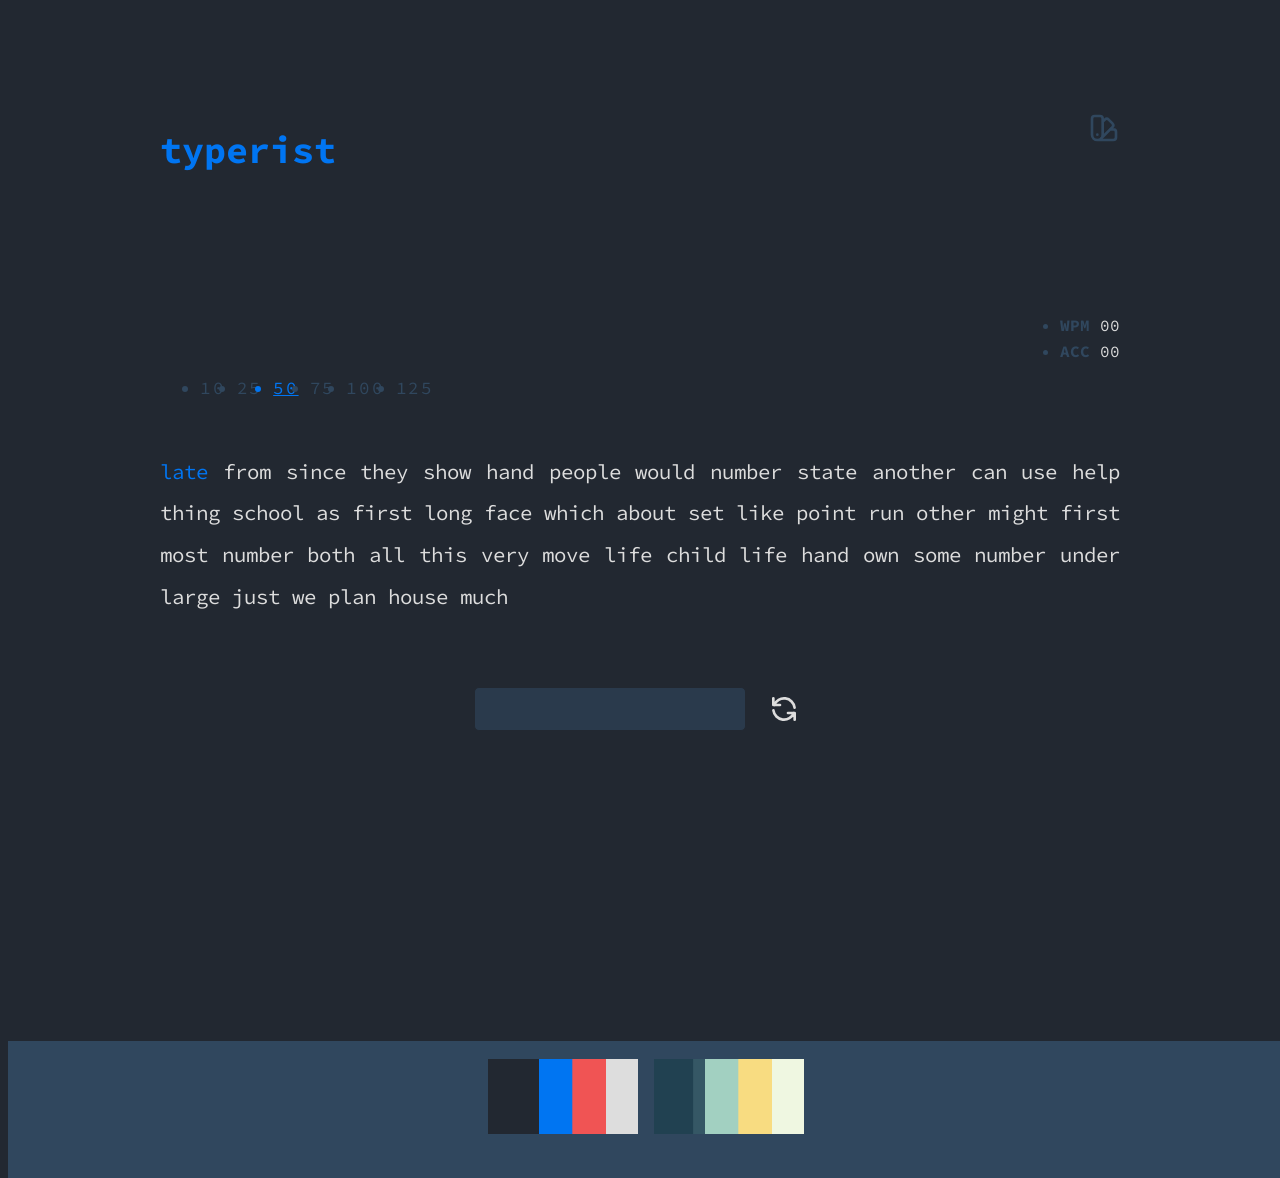
<file: index.html>
<!DOCTYPE html>
<html lang="en">
	<head>
		<meta charset="UTF-8" />
		<meta name="viewport" content="width=device-width, initial-scale=1.0" />
		<link rel="stylesheet" href="css/style.css"/>
		<link
			rel="icon"
			type="image/png"
			sizes="32x32"
			href="img/favicon-32x32.png"
		/>
		<link
			rel="stylesheet"
			href="https://cdnjs.cloudflare.com/ajax/libs/animate.css/4.1.1/animate.min.css"
		/>
		<script src="js/main.js" defer></script>
		<title>Typerist</title>
	</head>
	<body class="">
		<div class="wrapper">
			<!-- CONTENT WRAPPER -->
			<nav class="nav">
				<div class="title-wrapper">
					<h1 class="title"><a href="/">Typerist</a></h1>
				</div>
				<div class="theme-wrapper">
					<p href="#" class="theme-btn">
						<span>Themes</span
						><svg
							class="theme-icon"
							fill="none"
							stroke="currentColor"
							viewBox="0 0 24 24"
                            xmlns="http://www.w3.org/2000/svg"
						>
							<path
								stroke-linecap="round"
								stroke-linejoin="round"
								stroke-width="2"
								d="M7 21a4 4 0 01-4-4V5a2 2 0 012-2h4a2 2 0 012 2v12a4 4 0 01-4 4zm0 0h12a2 2 0 002-2v-4a2 2 0 00-2-2h-2.343M11 7.343l1.657-1.657a2 2 0 012.828 0l2.829 2.829a2 2 0 010 2.828l-8.486 8.485M7 17h.01"
							></path>
						</svg>
					</p>
				</div>
			</nav>
			<div class="stats-wrapper">
				<div class="max-word-wrapper">
					<ul class="max-word-list text-correct"></ul>
				</div>

				<div class="wpm-acc text-correct animate__animated">
					<ul>
						<li class="wpm">
							WPM <span class="wpm-text text-main">00</span>
						</li>
						<li class="acc">
							ACC <span class="acc-text text-main">00</span>
						</li>
					</ul>
				</div>
			</div>
			<div class="quote-wrapper">
                <p class="quote" id="quote"></p>
                <div class="lds-dual-ring"></div>
			</div>
			<div class="input-wrapper">
				<!-- <input class="word-input" id="word-input" autocomplete="off" /> -->
				<span class="input-group">
					<input
						class="word-input"
						id="word-input"
						autocomplete="off"
					/>
					<!-- <span class="highlight"></span>
					<span class="bar"></span> -->
				</span>
				<button class="restart-button" id="restart">
					<span class="restart-button-content">
						<svg
							class="restart-icon"
							fill="none"
							stroke="currentColor"
							viewBox="0 0 24 24"
							xmlns="http://www.w3.org/2000/svg"
						>
							<path
								stroke-linecap="round"
								stroke-linejoin="round"
								stroke-width="2"
								d="M4 4v5h.582m15.356 2A8.001 8.001 0 004.582 9m0 0H9m11 11v-5h-.581m0 0a8.003 8.003 0 01-15.357-2m15.357 2H15"
							></path>
						</svg>
						<!-- <span>Refresh</span> -->
					</span>
				</button>
			</div>
		</div>

		<div class="close">
			<svg
				class="close-icon"
				fill="none"
				stroke="currentColor"
				viewBox="0 0 24 24"
				xmlns="http://www.w3.org/2000/svg"
			>
				<path
					stroke-linecap="round"
					stroke-linejoin="round"
					stroke-width="2"
					d="M6 18L18 6M6 6l12 12"
				></path>
            </svg>
		</div>
		<div class="theme-select">
		</div>
	</body>
</html>
</file>
<file: css/style.css>
@import url("https://fonts.googleapis.com/css2?family=Source+Code+Pro:wght@400;500;600;700&display=swap");

@import url("https://meyerweb.com/eric/tools/css/reset/reset.css");

/* define color theme */

body {
	font-family: "Source Code Pro";
	font-size: 16px;
	min-height: 100vh;
	position: relative;
	overflow: hidden;
}

a {
	text-decoration: none;
}

.nav {
	padding: 2.5rem 3rem 0 3rem;
	width: 100%;
	display: flex;
	justify-content: space-between;
}

.nav div {
	display: inline-block;
}

.title {
	font-size: 2.3rem;
	text-transform: lowercase;
	text-align: center;
}

.title a {
	transition: all 250ms cubic-bezier(0.215, 0.61, 0.355, 1);
	text-decoration: none;
}

.theme-icon {
	width: 2rem;
	height: 2rem;
	transition: all 250ms cubic-bezier(0.23, 1, 0.32, 1);
}

.theme-wrapper p {
	display: flex;
	align-items: center;
	cursor: pointer;
}

.theme-wrapper p span {
	font-weight: 700;
	margin-right: 0.7rem;
	opacity: 0;
	letter-spacing: 1.1px;
	text-transform: lowercase;
	transition: all 250ms cubic-bezier(0.23, 1, 0.32, 1);
	transform: translateX(5%);
}

.theme-wrapper p:hover span {
	opacity: 1;
	transform: translateX(0);
}

.wrapper {
	margin: 0 auto;
	display: flex;
	flex-direction: column;
	justify-content: center;
	align-items: center;
  max-width: 960px;
  height: 100%;
}

.wrapper div {
	margin-top: 3rem;
}

.input-wrapper {
	width: 100%;
	display: flex;
	justify-content: center;
}

.restart-button {
	display: inline-block;
	margin-left: 1rem;
	background: transparent;
	border: none;
	transition: all 500ms cubic-bezier(0.075, 0.82, 0.165, 1);
	cursor: pointer;
}

.theme-select {
	position: absolute;
	bottom: -30%;
	padding: 1rem;
	width: 100%;
	white-space: nowrap;
	overflow: auto;
	display: flex;
	justify-content: center;
	transition: all 600ms cubic-bezier(0.33, 1, 0.68, 1);
	font-family: "Segoe UI", Tahoma, Geneva, Verdana, sans-serif;
}

.theme-select-open {
	bottom: 0;
}

.theme-select .img-wrapper span {
	display: block;
	text-align: center;
	padding-top: 0.5rem;
	text-transform: capitalize;
	font-weight: 500;
	letter-spacing: 1.1px;
	opacity: 0;
	transform: translateY(-5%);
	transition: all 250ms ease-in-out;
}

.theme-select .img-wrapper img {
	border: 2px solid transparent;
	display: block;
	width: 100%;
	height: auto;
	margin-left: auto;
	margin-right: auto;
	transition: border 250ms ease-in-out;
}

.theme-select .img-wrapper:hover span {
	opacity: 1;
	transform: translateY(0);
}

.theme-select .img-wrapper {
	margin: 0 0.5rem;
	display: inline-block;
	width: 150px;
}

.close-icon {
	width: 2rem;
	display: inline-block;
}

.close {
	display: inline-block;
	position: absolute;
	bottom: 17%;
	border-radius: 999px;
	background-color: var(--theme-text-correct);
	border: 2px solid transparent;
	margin: 0;
	padding: 5px 5px 3px 5px;
	transition: all 600ms cubic-bezier(0.33, 1, 0.68, 1);
	left: -10%;
	transform: rotate(120deg);
}

.close:hover {
	border: 2px solid var(--theme-text-next);
	color: var(--theme-text-next);
}

.close-open {
	left: 2%;
	transform: rotate(0deg);
}

.theme-select .img-wrapper:last-child {
	margin-right: 2rem;
}

.theme-select .img-wrapper:first-child {
}

.restart-button:hover {
	transform: rotate(-20deg);
}

.restart-button:active {
	outline: none;
	border: none;
	transform: rotate(360deg);
}

.restart-button:focus {
	outline: none;
	border: none;
}

.restart-button-content {
	display: flex;
	align-items: center;
}

.restart-icon {
	width: 2rem;
	height: 2rem;
	transition: all 250ms cubic-bezier(0.075, 0.82, 0.165, 1);
}

.quote-wrapper {
    width: 100%;
    display: flex;
    flex-direction: column;
    align-items: center;
}

.quote {
	font-size: 1.3rem;
	line-height: 2;
    text-align: justify;
    /* display: flex; */
    width: 100%;
}

.quote span {
	opacity: 0;
}

.input-group {
	position: relative;
}

.word-input {
	outline: none;
	padding: 10px 15px;
	font-size: 1.2rem;
	border: 0;
	transition: all 250ms ease-out;
	border-radius: 0.3rem;
}

.wpm-acc ul li:last-child {
	line-height: 2;
}

.wpm-acc ul li {
	font-weight: bold;
}

.wpm-acc ul li span {
	font-weight: normal;
}

.stats-wrapper {
	display: flex;
	justify-content: space-between;
	position: relative;
	top: 5%;
	width: 100%;
}

.max-word-list {
	display: flex;
	align-items: flex-end;
	height: 100%;
}

.max-word-list li {
	font-size: 1.1rem;
	letter-spacing: 1.7px;
	transition: color 250ms cubic-bezier(0.165, 0.84, 0.44, 1);
}

.max-word-list li:hover {
	text-decoration: underline;
}

.max-word-list .current-max {
	text-decoration: underline;
}

.max-word-list li:not(:first-child) {
	margin-left: 0.7rem;
}

/* Breakpoints */

@media (min-width: 320px) {
	/* smartphones, portrait iPhone, portrait 480x320 phones (Android) */
	.wrapper {
		
		padding: 0 2rem;
	}
}
@media (min-width: 480px) {
	/* smartphones, Android phones, landscape iPhone */
	.wrapper {
		padding: 0 2rem;
	}

	.quote {
		font-size: 1.2rem;
	}
}
@media (min-width: 600px) {
	/* portrait tablets, portrait iPad, e-readers (Nook/Kindle), landscape 800x480 phones (Android) */
	.wrapper {
		padding: 0 2rem;
	}
}
@media (min-width: 801px) {
	/* tablet, landscape iPad, lo-res laptops ands desktops */
	.wrapper {
	}

	.quote {
		font-size: 1.3rem;
	}
}

@media (min-width: 1281px) {
	/* hi-res laptops and desktops */
	.wrapper {
		
	}
}

/* body::-webkit-scrollbar {
}

::-webkit-scrollbar-track {
	background: #f1f1f1;
}

::-webkit-scrollbar-thumb {
    background: #888;
}

::-webkit-scrollbar-thumb:hover {
	background: #555;
}
 */

::-webkit-scrollbar {
	width: 1px;
}

::-webkit-scrollbar-track {
	background: var(--theme-text-correct);
}

::-webkit-scrollbar-thumb {
	background: var(--theme-text-color);
	border-radius: 3px;
	transition: background 250ms cubic-bezier(0.175, 0.885, 0.32, 1.275);
}

::-webkit-scrollbar-thumb:hover {
	background: var(--theme-text-color);
}

/* ============================ */

/* ====== Colors for themes ====== */

/* ============================ */

body {
	background-color: var(--theme-bg-color);
	color: var(--theme-text-color);
	transition: all 250ms ease-in-out;
}

.wpm-acc,
.wpm-text,
.acc-text {
	transition: all 250ms ease-in-out;
}

.title a {
	color: var(--theme-text-next);
}

.title a:hover {
	color: var(--theme-text-next);
}

.nav div {
	display: inline-block;
}

.text-main {
	color: var(--theme-text-color);
}

.text-correct {
	color: var(--theme-text-correct);
}

.text-wrong {
	color: var(--theme-text-wrong);
}

.text-next {
	color: var(--theme-text-next);
}

.restart-button {
	color: var(--theme-text-color);
}

.restart-button:hover .restart-icon {
	/* color:  */
	color: var(--theme-text-next);
}

.word-input {
	background-color: var(--theme-text-correct);
	color: var(--theme-text-color);
	border: 1px var(--theme-bg-color) solid;
}

.theme-icon {
	color: var(--theme-text-correct);
}

.theme-wrapper p span {
	color: var(--theme-text-correct);
}

.theme-wrapper p:hover span,
.theme-wrapper p:hover .theme-icon {
	color: var(--theme-text-next);
}

.word-input:focus {
	background-color: var(--theme-text-correct-opacity-60);
	/* border: 1.5px var(--theme-text-color) solid; */
}

.error {
	background-color: var(--theme-text-wrong-opacity-60);
}

.error:focus {
	background-color: var(--theme-text-wrong-opacity-60);
}

.max-word-list li:hover {
	color: var(--theme-text-next);
}

.max-word-list .current-max {
	color: var(--theme-text-next);
}

.theme-select {
	background-color: var(--theme-text-correct);
}

.theme-select .img-wrapper:hover img {
	border: 2px solid var(--theme-text-color);
}

.lds-dual-ring {
	display: none;
	width: 80px;
	height: 80px;
}

.lds-dual-ring:after {
	content: " ";
	display: block;
	width: 64px;
	height: 64px;
	margin: 8px;
	border-radius: 50%;
	border: 6px solid var(--theme-text-color);
	border-color: var(--theme-text-color) transparent var(--theme-text-color)
		transparent;
	animation: lds-dual-ring 1.2s linear infinite;
}

@keyframes lds-dual-ring {
	0% {
		transform: rotate(0deg);
	}
	100% {
		transform: rotate(360deg);
	}
}

.loader-show {
    display: inline-block;
}
</file>
